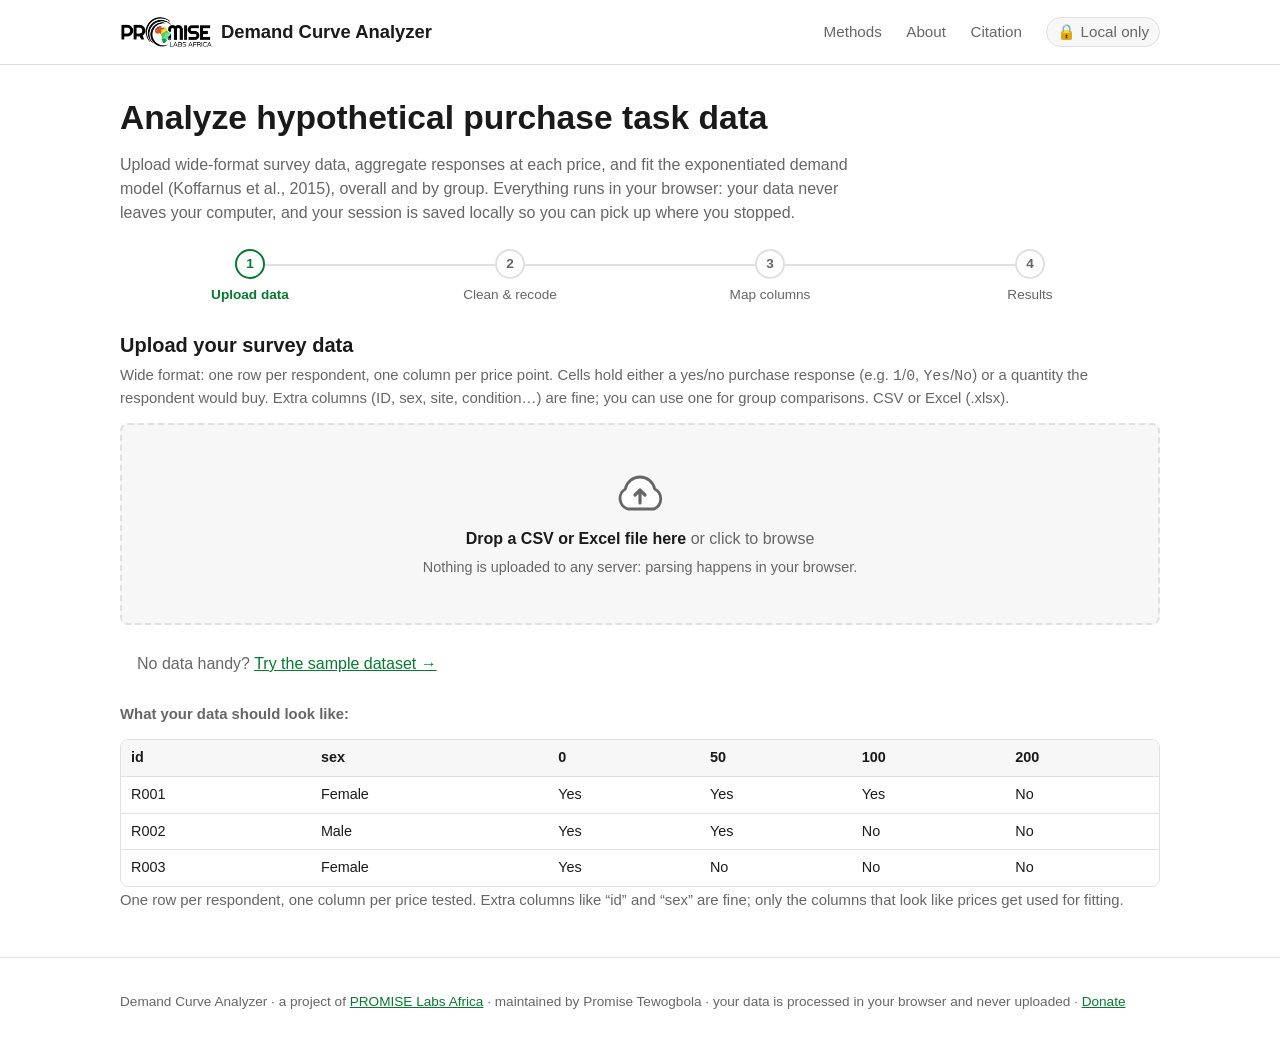
<file: docs/index.html>
<!DOCTYPE html>
<html lang="en">
<head>
<meta charset="utf-8">
<meta name="viewport" content="width=device-width, initial-scale=1">
<title>Demand Curve Analyzer — PROMISE Labs Africa</title>
<meta name="description" content="Upload hypothetical purchase task survey data, aggregate it, and fit exponentiated demand curves (Koffarnus et al., 2015), entirely in your browser.">
<link rel="stylesheet" href="assets/css/style.css?v=3.9">
<link rel="icon" type="image/png" sizes="32x32" href="assets/images/favicon-32.png">
<link rel="icon" type="image/png" sizes="192x192" href="assets/images/favicon-192.png">
<link rel="apple-touch-icon" href="assets/images/apple-touch-icon.png">
</head>
<body>

<header class="site-header">
  <div class="wrap">
    <a class="brand" href="./">
      <img src="assets/images/promise-labs-header.png" alt="PROMISE Labs Africa" class="brand-logo">
      <span>Demand Curve Analyzer</span>
    </a>
    <button class="nav-toggle" id="nav-toggle" type="button" aria-expanded="false" aria-controls="site-nav" aria-label="Toggle menu">
      <span></span><span></span><span></span>
    </button>
    <nav id="site-nav">
      <a href="methods.html">Methods</a>
      <a href="about.html">About</a>
      <a href="citation.html">Citation</a>
      <a class="privacy-badge" href="methods.html#privacy" title="Nothing you upload is transmitted or stored on any server; parsing happens entirely in your browser.">🔒 Local only</a>
    </nav>
  </div>
</header>

<main>
  <div class="wrap">
    <div class="hero">
      <h1>Analyze hypothetical purchase task data</h1>
      <p class="lede">
        Upload wide-format survey data, aggregate responses at each price, and fit
        the exponentiated demand model (Koffarnus et&nbsp;al., 2015), overall and
        by group. Everything runs in your browser: your data never leaves your
        computer, and your session is saved locally so you can pick up where you
        stopped.
      </p>
    </div>

    <div id="resume-banner" class="banner" style="display:none;">
      <span id="resume-text"></span>
      <span class="actions">
        <button id="resume-btn" class="primary">Resume session</button>
        <button id="discard-btn">Start fresh</button>
      </span>
    </div>

    <div class="stepper" id="stepper">
      <span class="step-item" data-step="1"><span class="step-circle"><span class="num">1</span></span><span class="step-label">Upload data</span></span>
      <span class="step-item" data-step="2"><span class="step-circle"><span class="num">2</span></span><span class="step-label">Clean &amp; recode</span></span>
      <span class="step-item" data-step="3"><span class="step-circle"><span class="num">3</span></span><span class="step-label">Map columns</span></span>
      <span class="step-item" data-step="4"><span class="step-circle"><span class="num">4</span></span><span class="step-label">Results</span></span>
    </div>

    <!-- STEP 1 -->
    <section class="step" id="step-1">
      <h2>Upload your survey data</h2>
      <p class="hint">
        Wide format: one row per respondent, one column per price point. Cells hold
        either a yes/no purchase response (e.g. <code>1</code>/<code>0</code>,
        <code>Yes</code>/<code>No</code>) or a quantity the respondent would buy.
        Extra columns (ID, sex, site, condition…) are fine; you can use one for
        group comparisons. CSV or Excel (.xlsx).
      </p>
      <div class="dropzone" id="dropzone" tabindex="0" role="button"
           aria-label="Upload a CSV or Excel file">
        <svg class="cloud-icon" width="48" height="48" viewBox="0 0 24 24" fill="none" aria-hidden="true">
          <path d="M19.35 10.04A7.49 7.49 0 0 0 12 4a7.49 7.49 0 0 0-7.35 6.04A5.5 5.5 0 0 0 6 20h13a5.5 5.5 0 0 0 .35-9.96z"
                fill="#fff" stroke="currentColor" stroke-width="1.4" stroke-linejoin="round"/>
          <path d="M12 17V10.5M12 10.5l-2.5 2.5M12 10.5l2.5 2.5"
                stroke="currentColor" stroke-width="1.6" stroke-linecap="round" stroke-linejoin="round"/>
        </svg>
        <div><strong>Drop a CSV or Excel file here</strong> or click to browse</div>
        <div class="sub">Nothing is uploaded to any server: parsing happens in your browser.</div>
      </div>
      <input type="file" id="file-input" accept=".csv,.tsv,.txt,.xlsx,.xls" style="display:none;">
      <div class="btn-row">
        <button id="sample-btn" class="quiet">No data handy? <span class="link-text">Try the sample dataset →</span></button>
      </div>

      <p class="hint"><strong>What your data should look like:</strong></p>
      <div class="table-scroll">
        <table>
          <thead><tr><th>id</th><th>sex</th><th>0</th><th>50</th><th>100</th><th>200</th></tr></thead>
          <tbody>
            <tr><td>R001</td><td>Female</td><td>Yes</td><td>Yes</td><td>Yes</td><td>No</td></tr>
            <tr><td>R002</td><td>Male</td><td>Yes</td><td>Yes</td><td>No</td><td>No</td></tr>
            <tr><td>R003</td><td>Female</td><td>Yes</td><td>No</td><td>No</td><td>No</td></tr>
          </tbody>
        </table>
      </div>
      <p class="hint">One row per respondent, one column per price tested. Extra columns like “id” and “sex” are fine; only the columns that look like prices get used for fitting.</p>

      <div id="upload-error" class="banner warn" style="display:none;"></div>
    </section>

    <!-- STEP 2: CLEAN & RECODE (optional) -->
    <section class="step" id="step-2">
      <h2>Clean &amp; recode <span class="note" style="font-weight:400;">(optional)</span></h2>
      <p class="hint">
        Build new grouping variables or exclude rows. Your uploaded values are never
        modified: your recodes are applied on top of them and saved with your session.
        Blank cells in price columns are already treated as missing automatically.
      </p>

      <div class="clean-grid">
        <div class="clean-card">
          <h3>New grouping variable</h3>
          <p class="hint">
            Create a new column by recoding an existing one: collapse categories
            (sites into regions) or bin numbers into ranges (age into age groups). The
            original column is kept; the new one appears as a grouping option in the
            next step.
          </p>
          <div id="derived-list"></div>
          <div class="field">
            <label for="derive-src">Source column</label>
            <select id="derive-src"></select>
          </div>
          <div class="field">
            <label for="derive-name">New column name</label>
            <input type="text" id="derive-name" placeholder="e.g. region">
          </div>
          <hr class="field-divider">
          <div id="derive-rules"></div>
          <div class="btn-row">
            <button id="derive-add">Add column</button>
          </div>
        </div>

        <div class="clean-card">
          <h3>Combine two experimental-group column sets</h3>
          <p class="hint">
            If you ran an experiment where two groups answered the same purchase-task
            questions, but your survey tool (e.g. Google Forms with branching) gave
            each group its own copy of those questions, your spreadsheet will have
            two separate sets of price columns — one filled in for respondents in
            Group A, the other for Group B, with the unused set blank for each
            person. This tool merges those two sets of columns into a single set of
            price columns, and adds one new column recording which group each
            respondent was in.
          </p>
          <p class="hint">
            List each group's columns below in the order the price points were
            actually asked in your survey — line 1 across all three lists (Group A,
            Group B, and the new column names) should refer to the same price
            point: the version Group A saw, the version Group B saw, and what to
            call it once merged. Each respondent is placed in whichever group they
            actually answered. Your original columns are left untouched.
          </p>
          <div id="combine-summary"></div>
          <div id="combine-form">
            <div class="field">
              <label for="combine-a-cols">Group A's columns <span class="note">(one per line, in order)</span></label>
              <textarea id="combine-a-cols" rows="4" placeholder="P5_A&#10;P25_A&#10;P65_A"></textarea>
            </div>
            <div class="field">
              <label for="combine-a-label">Group A label</label>
              <input type="text" id="combine-a-label" placeholder="e.g. Control">
            </div>
            <hr class="field-divider">
            <div class="field">
              <label for="combine-b-cols">Group B's columns <span class="note">(one per line, matching order)</span></label>
              <textarea id="combine-b-cols" rows="4" placeholder="P5_B&#10;P25_B&#10;P65_B"></textarea>
            </div>
            <div class="field">
              <label for="combine-b-label">Group B label</label>
              <input type="text" id="combine-b-label" placeholder="e.g. Treatment">
            </div>
            <hr class="field-divider">
            <div class="field">
              <label for="combine-new-names">New column names <span class="note">(one per line, matching order)</span></label>
              <textarea id="combine-new-names" rows="4" placeholder="P5&#10;P25&#10;P65"></textarea>
            </div>
            <div class="field">
              <label for="combine-group-name">New grouping column name</label>
              <input type="text" id="combine-group-name" placeholder="e.g. Condition">
            </div>
            <p class="warn-list" id="combine-error"></p>
            <div class="btn-row">
              <button id="combine-add">Combine columns</button>
            </div>
          </div>
        </div>

        <div class="clean-card">
          <h3>Exclude rows</h3>
          <p class="hint">Drop respondents from all analyses by a column value (e.g. a failed attention check).</p>
          <div class="field">
            <label for="filter-col">Column</label>
            <select id="filter-col"></select>
          </div>
          <div id="filter-values" class="filter-values"></div>
          <p class="hint" id="filter-summary"></p>
        </div>
      </div>

      <p class="banner" id="sample-summary"></p>

      <div class="btn-row">
        <button id="back-clean">← Back to upload</button>
        <button id="dl-clean">Download cleaned CSV</button>
        <span class="spacer"></span>
        <button id="to-map" class="primary">Continue to mapping →</button>
      </div>
    </section>

    <!-- STEP 3: MAP -->
    <section class="step" id="step-3">
      <h2>Map your columns</h2>
      <p class="hint" id="map-summary"></p>

      <div class="clean-grid">
        <div class="clean-card">
          <div class="field">
            <label>What do the cells contain?</label>
            <div class="radio-row">
              <label><input type="radio" name="mode" value="binary" checked>
                <span>Yes/no purchase responses
                  <span class="note">Aggregated as the % of respondents purchasing at each price</span>
                </span>
              </label>
              <label><input type="radio" name="mode" value="quantity">
                <span>Quantities / units purchased
                  <span class="note">Aggregated as mean consumption at each price</span>
                </span>
              </label>
            </div>
          </div>
        </div>

        <div class="clean-card">
          <div class="field">
            <label for="group-select">Group comparison column <span class="note">(optional)</span></label>
            <select id="group-select"></select>
            <span class="note">Fits a separate curve for each group, alongside the overall (“All”) curve.</span>
          </div>
        </div>
      </div>

      <h3>Columns</h3>
      <p class="hint">Price columns were auto-detected from the headers; check the assigned
        price values and fix any that are wrong.</p>
      <div class="table-scroll" id="mapping-table"></div>

      <h3>Data preview</h3>
      <div class="table-scroll" id="preview-table"></div>

      <div id="map-warnings" class="warn-list"></div>

      <div class="btn-row">
        <button id="back-1">← Clean &amp; recode</button>
        <span class="spacer"></span>
        <button id="to-results" class="primary">Aggregate &amp; fit →</button>
      </div>
    </section>

    <!-- STEP 4: RESULTS -->
    <section class="step" id="step-4">
      <h2>Results</h2>

      <details class="advanced" id="settings-details">
        <summary>⚙ Analysis settings</summary>
        <div class="inner controls-grid">
          <div class="field">
            <label for="currency-input">Currency symbol</label>
            <input type="text" id="currency-input" value="₦" maxlength="6">
          </div>
          <div class="field">
            <label for="k-input">k (span constant)</label>
            <input type="number" id="k-input" value="2" step="0.1" min="0.1">
            <span class="note">Applies to every curve. The default of 2 means demand can fall to about 1% of Q₀ at very high prices.</span>
          </div>
          <div class="field">
            <label for="zero-mode">Free (price-0) responses</label>
            <select id="zero-mode">
              <option value="exclude">Exclude from fit (default)</option>
              <option value="include">Include as a data point</option>
              <option value="fix">Fix Q₀ at observed price-0 demand</option>
            </select>
            <span class="note">Applies when the data has a free (price-0) condition.</span>
          </div>
        </div>
      </details>

      <div class="controls-box">
        <div class="controls-head">
          <span class="controls-title">View options</span>
          <span class="saved-note" id="saved-note"></span>
        </div>
        <div class="controls-grid">
          <div class="field">
            <label for="show-groups">Curves shown</label>
            <select id="show-groups">
              <option value="all+groups">All + groups</option>
              <option value="all">All respondents only</option>
              <option value="groups">Groups only</option>
            </select>
          </div>
          <div class="field">
            <label>Chart reference lines</label>
            <div class="radio-row">
              <label class="check-label"><input type="checkbox" id="show-p50-lines" checked> Show P₅₀</label>
              <label class="check-label"><input type="checkbox" id="show-pmax-lines" checked> Show P<sub>max</sub></label>
            </div>
          </div>
          <div class="field" id="group-toggle-field" style="display:none;">
            <label>Groups shown</label>
            <div id="group-toggles" class="filter-values"></div>
            <span class="note">Hides a group from the charts only; its respondents still count in “All” and the tables.</span>
          </div>
        </div>
      </div>

      <div id="agg-warnings" class="warn-list"></div>

      <div class="result-cards" id="result-cards"></div>
      <p class="hint" id="params-hint"></p>

      <div id="compare-table-wrap" style="display:none;">
        <h3>Group comparison</h3>
        <p class="hint">The same indices as the cards above, side by side for comparison.</p>
        <div class="table-scroll" id="compare-table"></div>
      </div>

      <details class="advanced" id="boot-details" style="display:none;">
        <summary>Test whether two groups differ</summary>
        <div class="inner">
          <p class="hint">
            Are two groups really different, or could the gap come from which
            respondents happened to be surveyed? This re-runs your analysis
            thousands of times on random re-draws of your respondents and shows
            how much the difference moves from one re-draw to the next.
          </p>
          <div class="controls-grid">
            <div class="field">
              <label for="boot-a">Group A</label>
              <select id="boot-a"></select>
            </div>
            <div class="field">
              <label for="boot-b">Group B</label>
              <select id="boot-b"></select>
            </div>
            <div class="field">
              <label for="boot-measure">Compare them on</label>
              <select id="boot-measure"></select>
            </div>
          </div>
          <div class="field" style="margin-top:14px;">
            <label>Were respondents randomly assigned to these groups?</label>
            <div class="radio-row">
              <label><input type="radio" name="boot-random" value="no" checked>
                <span>No, or not sure
                  <span class="note">The groups were observed, not assigned (e.g. gender, income, site)</span>
                </span>
              </label>
              <label><input type="radio" name="boot-random" value="yes">
                <span>Yes
                  <span class="note">An experiment with random assignment</span>
                </span>
              </label>
            </div>
          </div>
          <div class="field boot-seed">
            <label for="boot-seed">Random seed</label>
            <input type="number" id="boot-seed" min="1" step="1">
            <span class="note">Using the same seed repeats the same result. Change it to check the result is stable.</span>
          </div>
          <p class="note" id="boot-multi-note" style="display:none;">
            This compares one pair of groups. If you run several comparisons,
            some will look significant by chance alone.
          </p>
          <div class="btn-row">
            <button id="boot-run" class="primary">Run test</button>
            <button id="boot-cancel" style="display:none;">Cancel</button>
            <span class="note" id="boot-status"></span>
          </div>
          <progress id="boot-progress" max="100" value="0" style="display:none;"></progress>
          <div id="boot-result"></div>
        </div>
      </details>

      <div id="chart"></div>
      <div class="btn-row">
        <button id="dl-png">Download chart PNG</button>
      </div>

      <details class="advanced" id="revenue-details" style="display:none;">
        <summary>Show revenue curve</summary>
        <div class="inner">
          <p class="hint" id="revenue-hint"></p>
          <div id="revenue-chart"></div>
          <div class="btn-row">
            <button id="dl-revenue-png">Download revenue curve PNG</button>
          </div>
        </div>
      </details>

      <div id="individual-section">
        <h3>Individual responses</h3>
        <p class="hint" id="indiv-hint"></p>
        <div id="raster-wrap"><canvas id="raster"></canvas></div>
        <div id="bp-dist" style="display:none;"></div>
        <div class="btn-row">
          <button id="dl-raster">Download raster PNG</button>
          <button id="dl-dist" style="display:none;">Download distribution PNG</button>
        </div>
      </div>

      <div id="breakpoint-section" style="display:none;">
        <h3>Individual breakpoints</h3>
        <p class="hint">
          Per-respondent breakpoints for yes/no data: patterns with more than two
          No-to-Yes reversals across ascending prices are classified as
          nonsystematic and excluded; for eligible respondents the breakpoint is
          the geometric mean of the last “Yes” price and the first “No” price
          that follows it. See <a href="methods.html">Methods</a>.
        </p>
        <div class="table-scroll" id="breakpoint-table"></div>
        <div class="btn-row">
          <button id="dl-breakpoints">Download individual breakpoints CSV</button>
        </div>
      </div>

      <h3>Aggregated data</h3>
      <p class="hint">The aggregated values the curves are fitted to, at each price.</p>
      <div class="table-scroll" id="agg-table"></div>

      <details class="advanced" id="export-details">
        <summary>⬇ Export results</summary>
        <div class="inner">
          <p class="hint">Figures</p>
          <div class="btn-row">
            <button id="export-png">Demand curve (.png)</button>
            <button id="export-revenue-png">Revenue curve (.png)</button>
            <button id="export-raster">Individual-response raster (.png)</button>
            <button id="export-dist">Breakpoint distribution (.png)</button>
          </div>
          <p class="hint">Data</p>
          <div class="btn-row">
            <button id="export-results">Model parameters (.csv)</button>
            <button id="export-agg">Aggregated demand (.csv)</button>
            <button id="export-breakpoints">Individual breakpoints (.csv)</button>
          </div>
        </div>
      </details>

      <div class="btn-row">
        <button id="back-2">← Back to mapping</button>
        <button id="dl-agg">Download aggregated CSV</button>
        <button id="dl-results">Download parameters CSV</button>
        <span class="spacer"></span>
        <button id="start-over" class="quiet">Start over (clears saved session)</button>
      </div>
    </section>

  </div>
</main>

<footer class="site-footer">
  <div class="wrap">
    <p>Demand Curve Analyzer &middot; a project of
      <a href="https://promiselabs.africa/" target="_blank" rel="noopener">PROMISE Labs Africa</a>
      &middot; maintained by Promise Tewogbola &middot; your data is processed in your browser and never uploaded
      &middot; <a href="https://givebutter.com/9jm8ui" target="_blank" rel="noopener">Donate</a></p>
  </div>
</footer>

<script src="assets/js/vendor/papaparse.min.js?v=1.1"></script>
<script src="assets/js/vendor/xlsx.full.min.js?v=1.1"></script>
<script src="assets/js/vendor/plotly.min.js?v=1.1"></script>
<script src="assets/js/model.js?v=3.3"></script>
<script src="assets/js/sample.js?v=1.1"></script>
<script src="assets/js/app.js?v=4.9"></script>
<script src="assets/js/nav.js?v=1.5"></script>
</body>
</html>
</file>
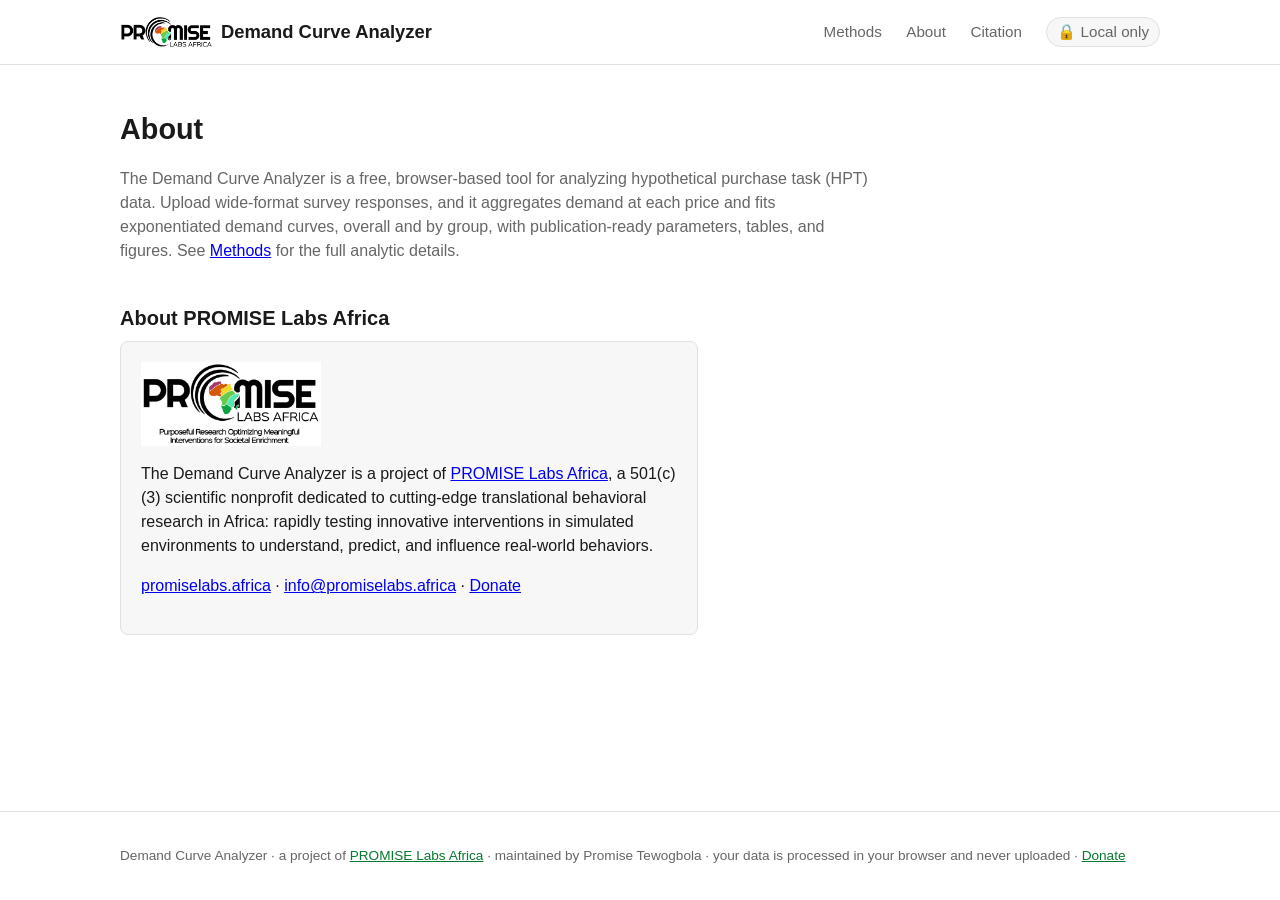
<file: docs/about.html>
<!DOCTYPE html>
<html lang="en">
<head>
<meta charset="utf-8">
<meta name="viewport" content="width=device-width, initial-scale=1">
<title>About · Demand Curve Analyzer — PROMISE Labs Africa</title>
<meta name="description" content="About the Demand Curve Analyzer and PROMISE Labs Africa.">
<link rel="stylesheet" href="assets/css/style.css?v=3.9">
<link rel="icon" type="image/png" sizes="32x32" href="assets/images/favicon-32.png">
<link rel="icon" type="image/png" sizes="192x192" href="assets/images/favicon-192.png">
<link rel="apple-touch-icon" href="assets/images/apple-touch-icon.png">
</head>
<body>

<header class="site-header">
  <div class="wrap">
    <a class="brand" href="./">
      <img src="assets/images/promise-labs-header.png" alt="PROMISE Labs Africa" class="brand-logo">
      <span>Demand Curve Analyzer</span>
    </a>
    <button class="nav-toggle" id="nav-toggle" type="button" aria-expanded="false" aria-controls="site-nav" aria-label="Toggle menu">
      <span></span><span></span><span></span>
    </button>
    <nav id="site-nav">
      <a href="methods.html">Methods</a>
      <a href="about.html">About</a>
      <a href="citation.html">Citation</a>
      <a class="privacy-badge" href="methods.html#privacy" title="Nothing you upload is transmitted or stored on any server; parsing happens entirely in your browser.">🔒 Local only</a>
    </nav>
  </div>
</header>

<main>
  <div class="wrap">
    <h1>About</h1>
    <p class="lede">
      The Demand Curve Analyzer is a free, browser-based tool for analyzing
      hypothetical purchase task (HPT) data. Upload wide-format survey
      responses, and it aggregates demand at each price and fits exponentiated
      demand curves, overall and by group, with publication-ready parameters,
      tables, and figures. See <a href="methods.html">Methods</a> for the full
      analytic details.
    </p>

    <h2>About PROMISE Labs Africa</h2>
    <div class="org-card">
      <img src="assets/images/promise-labs-full.png" alt="PROMISE Labs Africa logo" class="org-logo">
      <p>
        The Demand Curve Analyzer is a project of
        <a href="https://promiselabs.africa/" target="_blank" rel="noopener">PROMISE Labs Africa</a>,
        a 501(c)(3) scientific nonprofit dedicated to cutting-edge translational behavioral
        research in Africa: rapidly testing innovative interventions in simulated
        environments to understand, predict, and influence real-world behaviors.
      </p>
      <p>
        <a href="https://promiselabs.africa/" target="_blank" rel="noopener">promiselabs.africa</a> &middot;
        <a href="mailto:info@promiselabs.africa">info@promiselabs.africa</a> &middot;
        <a href="https://givebutter.com/9jm8ui" target="_blank" rel="noopener">Donate</a>
      </p>
    </div>
  </div>
</main>

<footer class="site-footer">
  <div class="wrap">
    <p>Demand Curve Analyzer &middot; a project of
      <a href="https://promiselabs.africa/" target="_blank" rel="noopener">PROMISE Labs Africa</a>
      &middot; maintained by Promise Tewogbola &middot; your data is processed in your browser and never uploaded
      &middot; <a href="https://givebutter.com/9jm8ui" target="_blank" rel="noopener">Donate</a></p>
  </div>
</footer>

<script src="assets/js/nav.js?v=1.5"></script>
</body>
</html>
</file>
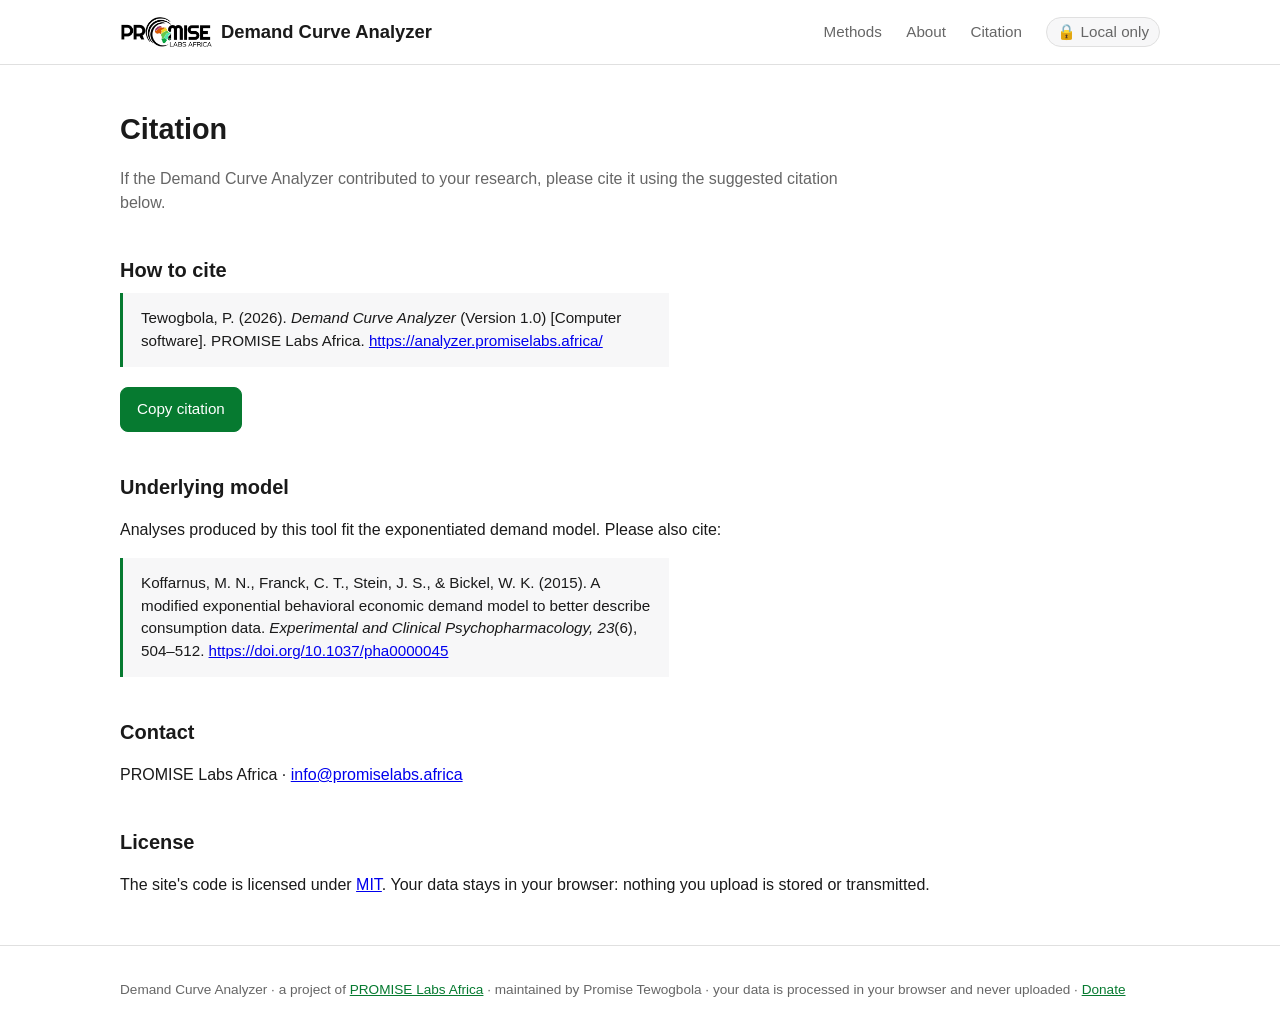
<file: docs/citation.html>
<!DOCTYPE html>
<html lang="en">
<head>
<meta charset="utf-8">
<meta name="viewport" content="width=device-width, initial-scale=1">
<title>Citation · Demand Curve Analyzer — PROMISE Labs Africa</title>
<meta name="description" content="How to cite the Demand Curve Analyzer, a project of PROMISE Labs Africa.">
<link rel="stylesheet" href="assets/css/style.css?v=3.9">
<link rel="icon" type="image/png" sizes="32x32" href="assets/images/favicon-32.png">
<link rel="icon" type="image/png" sizes="192x192" href="assets/images/favicon-192.png">
<link rel="apple-touch-icon" href="assets/images/apple-touch-icon.png">
</head>
<body>

<header class="site-header">
  <div class="wrap">
    <a class="brand" href="./">
      <img src="assets/images/promise-labs-header.png" alt="PROMISE Labs Africa" class="brand-logo">
      <span>Demand Curve Analyzer</span>
    </a>
    <button class="nav-toggle" id="nav-toggle" type="button" aria-expanded="false" aria-controls="site-nav" aria-label="Toggle menu">
      <span></span><span></span><span></span>
    </button>
    <nav id="site-nav">
      <a href="methods.html">Methods</a>
      <a href="about.html">About</a>
      <a href="citation.html">Citation</a>
      <a class="privacy-badge" href="methods.html#privacy" title="Nothing you upload is transmitted or stored on any server; parsing happens entirely in your browser.">🔒 Local only</a>
    </nav>
  </div>
</header>

<main>
  <div class="wrap">
    <h1>Citation</h1>
    <p class="lede">
      If the Demand Curve Analyzer contributed to your research, please cite it
      using the suggested citation below.
    </p>

    <h2>How to cite</h2>
    <blockquote class="citation-block" id="citation-text">
      Tewogbola, P. (2026). <em>Demand Curve Analyzer</em> (Version 1.0)
      [Computer software]. PROMISE Labs Africa.
      <a href="https://analyzer.promiselabs.africa/">https://analyzer.promiselabs.africa/</a>
    </blockquote>
    <button id="copy-citation" class="cta" type="button">Copy citation</button>
    <span id="copy-feedback" class="copy-feedback"></span>

    <h2>Underlying model</h2>
    <p>
      Analyses produced by this tool fit the exponentiated demand model. Please
      also cite:
    </p>
    <blockquote class="citation-block">
      Koffarnus, M. N., Franck, C. T., Stein, J. S., &amp; Bickel, W. K. (2015).
      A modified exponential behavioral economic demand model to better describe
      consumption data. <em>Experimental and Clinical Psychopharmacology, 23</em>(6),
      504–512. <a href="https://doi.org/10.1037/pha0000045" target="_blank" rel="noopener">https://doi.org/10.1037/pha0000045</a>
    </blockquote>

    <h2>Contact</h2>
    <p>PROMISE Labs Africa &middot; <a href="mailto:info@promiselabs.africa">info@promiselabs.africa</a></p>

    <h2>License</h2>
    <p>
      The site's code is licensed under
      <a href="https://opensource.org/license/mit" target="_blank" rel="noopener">MIT</a>.
      Your data stays in your browser: nothing you upload is stored or transmitted.
    </p>
  </div>
</main>

<footer class="site-footer">
  <div class="wrap">
    <p>Demand Curve Analyzer &middot; a project of
      <a href="https://promiselabs.africa/" target="_blank" rel="noopener">PROMISE Labs Africa</a>
      &middot; maintained by Promise Tewogbola &middot; your data is processed in your browser and never uploaded
      &middot; <a href="https://givebutter.com/9jm8ui" target="_blank" rel="noopener">Donate</a></p>
  </div>
</footer>

<script>
(function () {
  var copyBtn = document.getElementById("copy-citation");
  var feedback = document.getElementById("copy-feedback");
  if (!copyBtn) return;

  copyBtn.addEventListener("click", function () {
    var citationEl = document.getElementById("citation-text");
    var text = citationEl.textContent.replace(/\s+/g, " ").trim();

    function showFeedback(message) {
      if (!feedback) return;
      feedback.textContent = message;
      setTimeout(function () { feedback.textContent = ""; }, 2500);
    }

    function selectFallback() {
      var range = document.createRange();
      range.selectNodeContents(citationEl);
      var selection = window.getSelection();
      selection.removeAllRanges();
      selection.addRange(range);
      showFeedback("Couldn't auto-copy: text selected, press Ctrl/Cmd+C");
    }

    if (navigator.clipboard && navigator.clipboard.writeText) {
      navigator.clipboard.writeText(text).then(function () {
        showFeedback("Copied ✓");
      }, selectFallback);
    } else {
      selectFallback();
    }
  });
})();
</script>
<script src="assets/js/nav.js?v=1.5"></script>
</body>
</html>
</file>
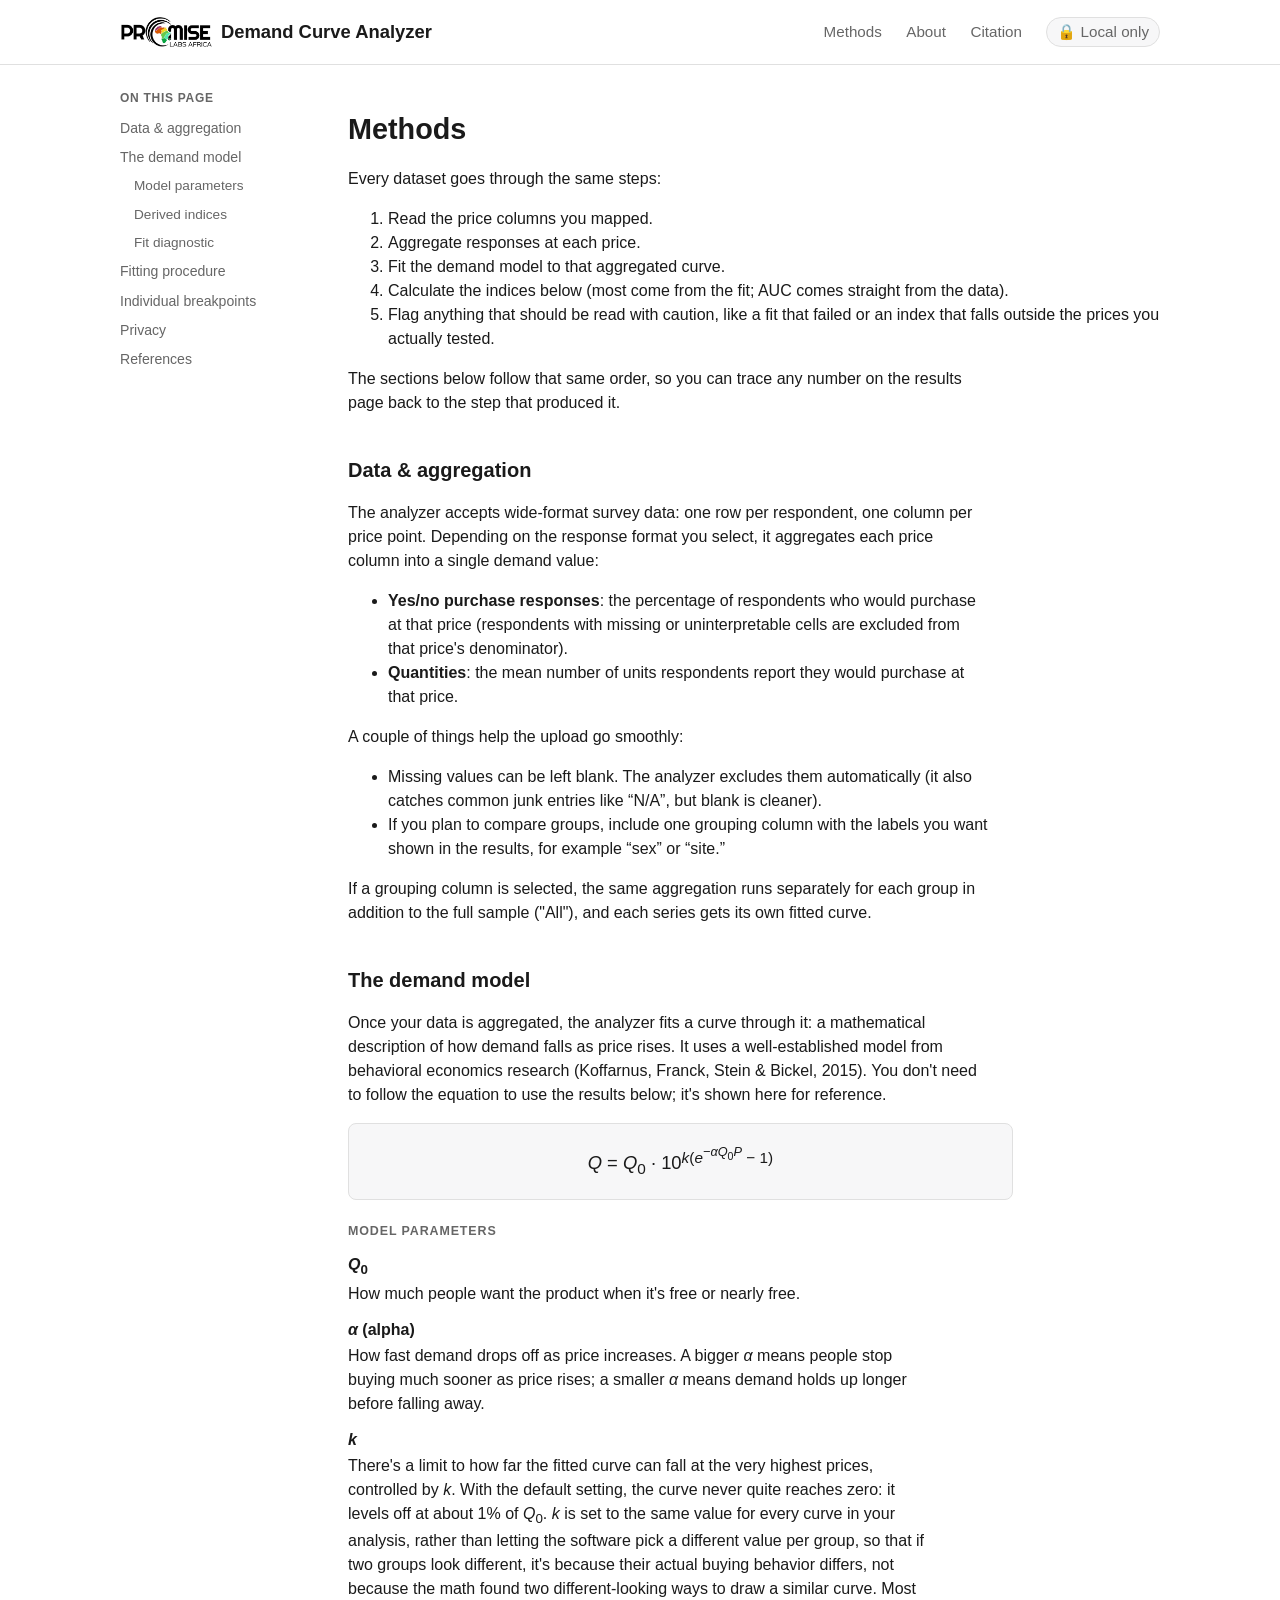
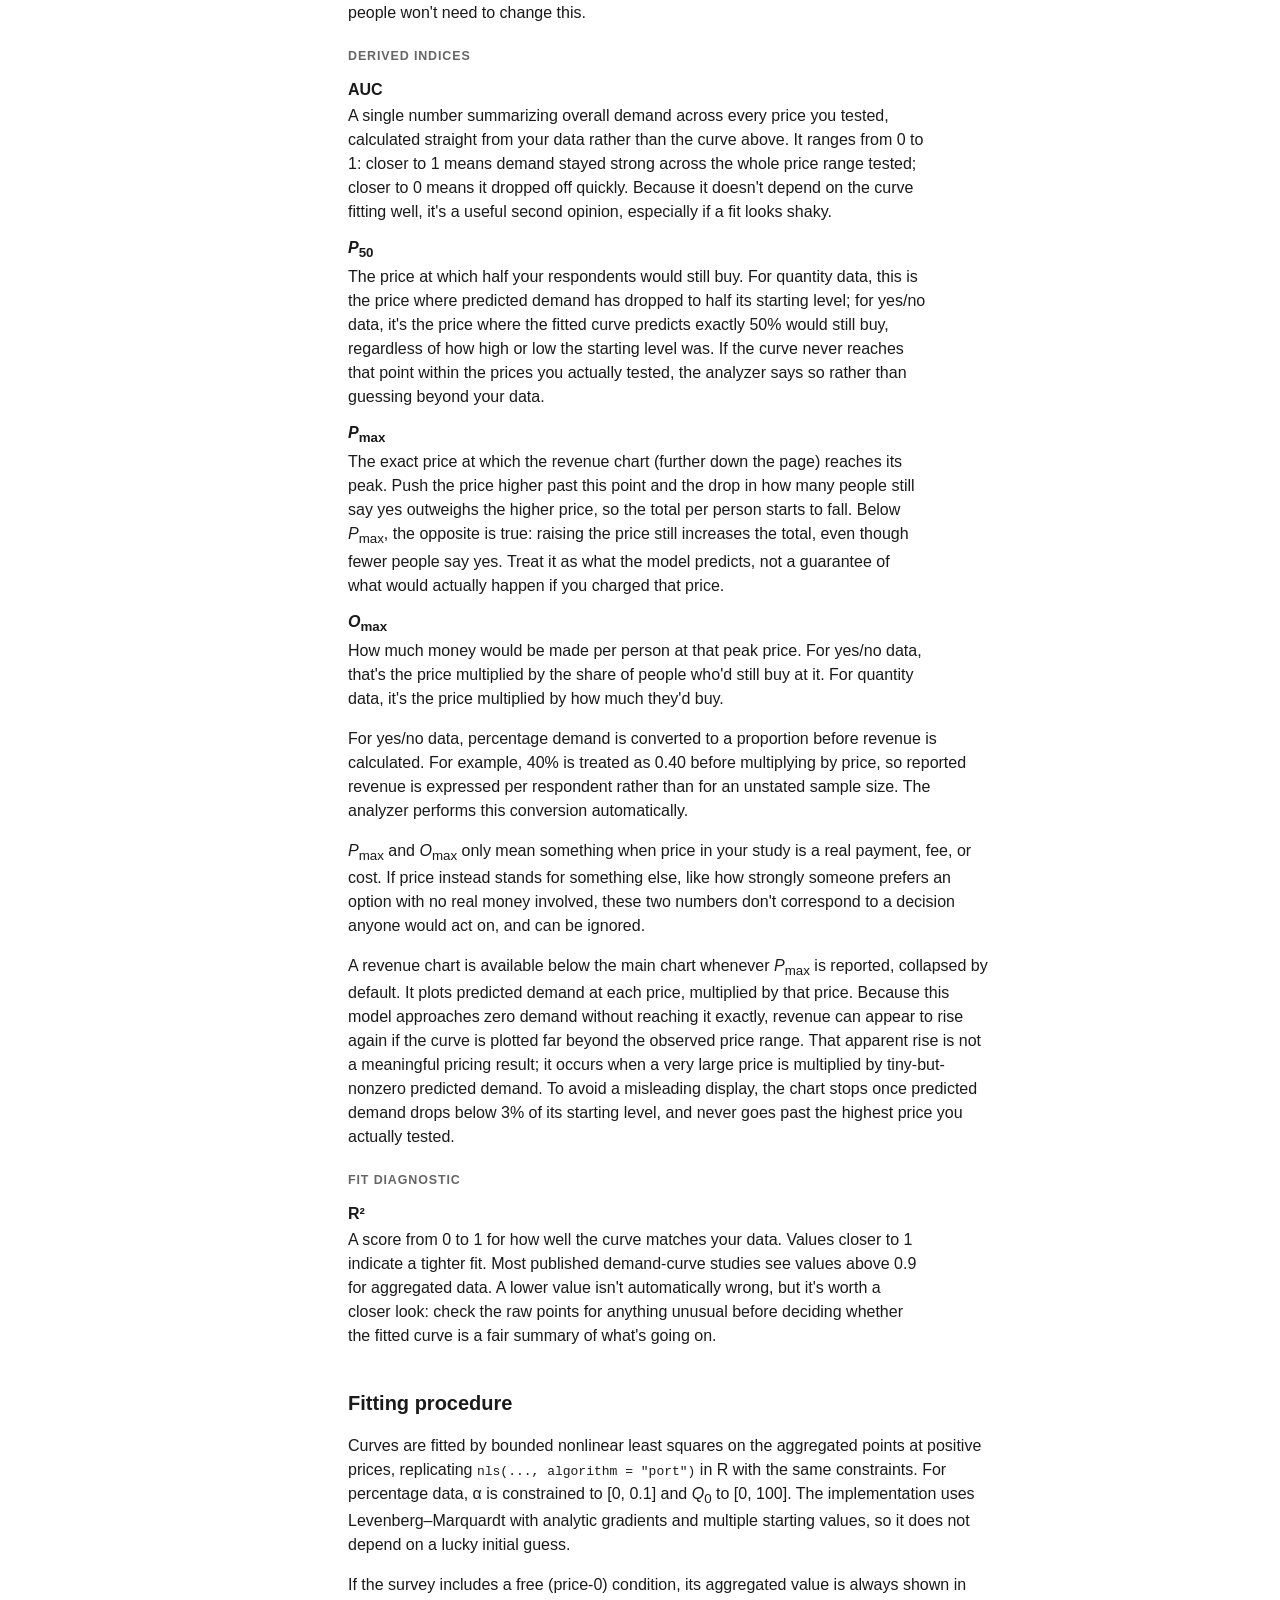
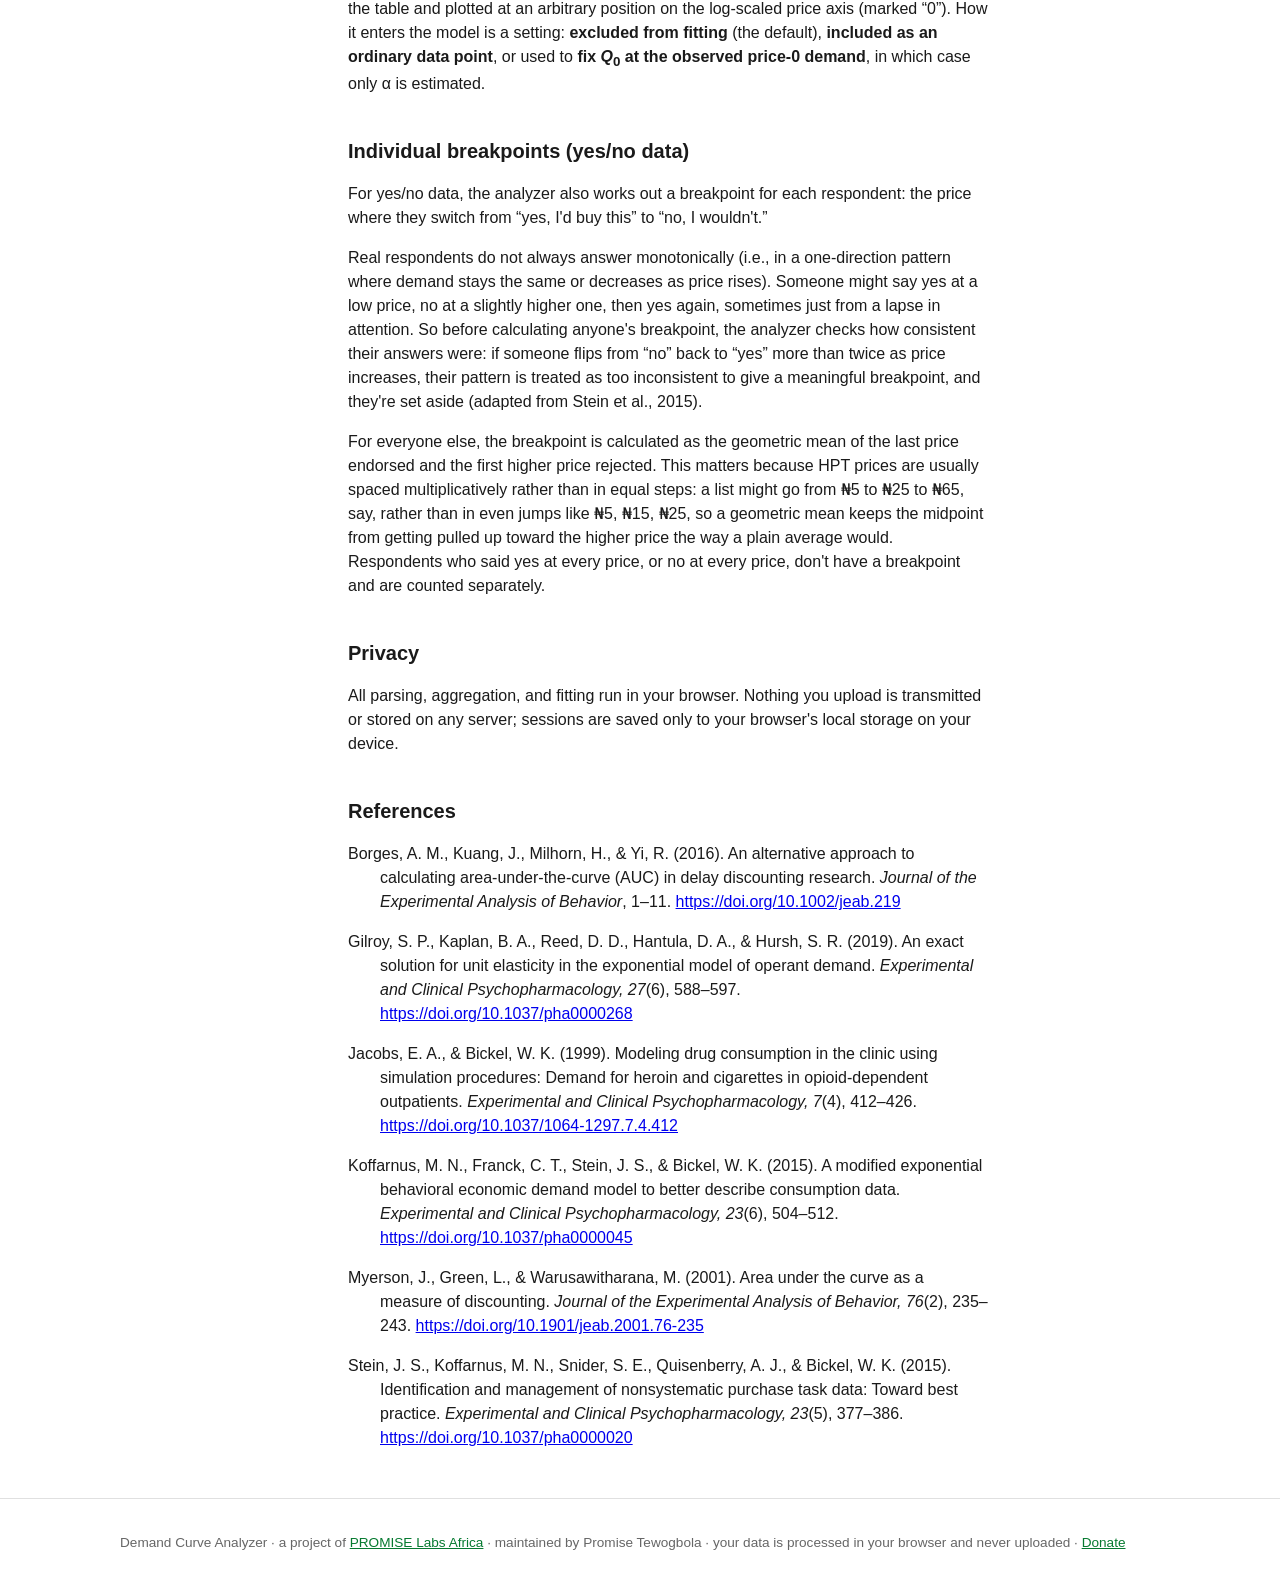
<file: docs/methods.html>
<!DOCTYPE html>
<html lang="en">
<head>
<meta charset="utf-8">
<meta name="viewport" content="width=device-width, initial-scale=1">
<title>Methods · Demand Curve Analyzer — PROMISE Labs Africa</title>
<meta name="description" content="How the Demand Curve Analyzer aggregates survey data and fits the exponentiated demand model (Koffarnus et al., 2015).">
<link rel="stylesheet" href="assets/css/style.css?v=3.9">
<link rel="icon" type="image/png" sizes="32x32" href="assets/images/favicon-32.png">
<link rel="icon" type="image/png" sizes="192x192" href="assets/images/favicon-192.png">
<link rel="apple-touch-icon" href="assets/images/apple-touch-icon.png">
</head>
<body>

<header class="site-header">
  <div class="wrap">
    <a class="brand" href="./">
      <img src="assets/images/promise-labs-header.png" alt="PROMISE Labs Africa" class="brand-logo">
      <span>Demand Curve Analyzer</span>
    </a>
    <button class="nav-toggle" id="nav-toggle" type="button" aria-expanded="false" aria-controls="site-nav" aria-label="Toggle menu">
      <span></span><span></span><span></span>
    </button>
    <nav id="site-nav">
      <a href="methods.html">Methods</a>
      <a href="about.html">About</a>
      <a href="citation.html">Citation</a>
      <a class="privacy-badge" href="methods.html#privacy" title="Nothing you upload is transmitted or stored on any server; parsing happens entirely in your browser.">🔒 Local only</a>
    </nav>
  </div>
</header>

<main class="page-methods">
  <div class="wrap methods-layout">
    <nav class="toc" aria-label="Table of contents">
      <strong>On this page</strong>
      <a href="#data-aggregation">Data &amp; aggregation</a>
      <a href="#demand-model">The demand model</a>
      <a href="#model-parameters" class="toc-sub">Model parameters</a>
      <a href="#derived-indices" class="toc-sub">Derived indices</a>
      <a href="#fit-diagnostic" class="toc-sub">Fit diagnostic</a>
      <a href="#fitting-procedure">Fitting procedure</a>
      <a href="#individual-breakpoints">Individual breakpoints</a>
      <a href="#privacy">Privacy</a>
      <a href="#references">References</a>
    </nav>
    <div class="methods-body">
    <h1>Methods</h1>
    <p>
      Every dataset goes through the same steps:
    </p>
    <ol>
      <li>Read the price columns you mapped.</li>
      <li>Aggregate responses at each price.</li>
      <li>Fit the demand model to that aggregated curve.</li>
      <li>Calculate the indices below (most come from the fit; AUC comes
        straight from the data).</li>
      <li>Flag anything that should be read with caution, like a fit that
        failed or an index that falls outside the prices you actually
        tested.</li>
    </ol>
    <p>
      The sections below follow that same order, so you can trace any number
      on the results page back to the step that produced it.
    </p>

    <h2 id="data-aggregation">Data &amp; aggregation</h2>
    <p>
      The analyzer accepts wide-format survey data: one row per respondent, one
      column per price point. Depending on the response format you select, it
      aggregates each price column into a single demand value:
    </p>
    <ul>
      <li><strong>Yes/no purchase responses</strong>: the percentage of
        respondents who would purchase at that price (respondents with missing
        or uninterpretable cells are excluded from that price's denominator).</li>
      <li><strong>Quantities</strong>: the mean number of units respondents
        report they would purchase at that price.</li>
    </ul>
    <p>
      A couple of things help the upload go smoothly:
    </p>
    <ul>
      <li>Missing values can be left blank. The analyzer excludes them
        automatically (it also catches common junk entries like “N/A”, but
        blank is cleaner).</li>
      <li>If you plan to compare groups, include one grouping column with the
        labels you want shown in the results, for example “sex” or “site.”</li>
    </ul>
    <p>
      If a grouping column is selected, the same aggregation runs separately for
      each group in addition to the full sample ("All"), and each series gets
      its own fitted curve.
    </p>

    <h2 id="demand-model">The demand model</h2>
    <p>
      Once your data is aggregated, the analyzer fits a curve through it: a
      mathematical description of how demand falls as price rises. It uses a
      well-established model from behavioral economics research (Koffarnus,
      Franck, Stein &amp; Bickel, 2015). You don't need to follow the
      equation to use the results below; it's shown here for reference.
    </p>
    <div class="equation">
      <em>Q</em> = <em>Q</em><sub>0</sub> · 10<sup><em>k</em>(<em>e</em><sup>−<em>αQ</em><sub>0</sub><em>P</em></sup> − 1)</sup>
    </div>

    <h3 class="param-group" id="model-parameters">Model parameters</h3>
    <dl class="param-list">
      <dt><em>Q</em><sub>0</sub></dt>
      <dd>How much people want the product when it's free or nearly free.</dd>
      <dt><em>α</em> (alpha)</dt>
      <dd>How fast demand drops off as price increases. A bigger
        <em>α</em> means people stop buying much sooner as price rises; a
        smaller <em>α</em> means demand holds up longer before falling
        away.</dd>
      <dt><em>k</em></dt>
      <dd>There's a limit to how far the fitted curve can fall at the very
        highest prices, controlled by <em>k</em>. With the default setting,
        the curve never quite reaches zero: it levels off at about 1% of
        <em>Q</em><sub>0</sub>. <em>k</em> is set to the same value
        for every curve in your analysis, rather than letting the software
        pick a different value per group, so that if two groups look
        different, it's because their actual buying behavior differs, not
        because the math found two different-looking ways to draw a similar
        curve. Most people won't need to change this.</dd>
    </dl>

    <h3 class="param-group" id="derived-indices">Derived indices</h3>
    <dl class="param-list">
      <dt>AUC</dt>
      <dd>A single number summarizing overall demand across every price you
        tested, calculated straight from your data rather than the curve
        above. It ranges from 0 to 1: closer to 1 means demand stayed strong
        across the whole price range tested; closer to 0 means it dropped
        off quickly. Because it doesn't depend on the curve fitting well,
        it's a useful second opinion, especially if a fit looks shaky.</dd>
      <dt><em>P</em><sub>50</sub></dt>
      <dd>The price at which half your respondents would still buy. For
        quantity data, this is the price where predicted demand has dropped
        to half its starting level; for yes/no data, it's the price where
        the fitted curve predicts exactly 50% would still buy, regardless of
        how high or low the starting level was. If the curve never reaches
        that point within the prices you actually tested, the analyzer says
        so rather than guessing beyond your data.</dd>
      <dt><em>P</em><sub>max</sub></dt>
      <dd>The exact price at which the revenue chart (further down the page)
        reaches its peak. Push the price higher past this point and the drop
        in how many people still say yes outweighs the higher price, so the
        total per person starts to fall. Below <em>P</em><sub>max</sub>, the
        opposite is true: raising the price still increases the total, even
        though fewer people say yes. Treat it as what the model predicts,
        not a guarantee of what would actually happen if you charged that
        price.</dd>
      <dt><em>O</em><sub>max</sub></dt>
      <dd>How much money would be made per person at that peak price. For
        yes/no data, that's the price multiplied by the share of people
        who'd still buy at it. For quantity data, it's the price multiplied
        by how much they'd buy.</dd>
    </dl>
    <p>
      For yes/no data, percentage demand is converted to a proportion before
      revenue is calculated. For example, 40% is treated as 0.40 before
      multiplying by price, so reported revenue is expressed per respondent
      rather than for an unstated sample size. The analyzer performs this
      conversion automatically.
    </p>
    <p>
      <em>P</em><sub>max</sub> and <em>O</em><sub>max</sub> only mean
      something when price in your study is a real payment, fee, or cost.
      If price instead stands for something else, like how strongly someone
      prefers an option with no real money involved, these two numbers
      don't correspond to a decision anyone would act on, and can be
      ignored.
    </p>
    <p>
      A revenue chart is available below the main chart whenever
      <em>P</em><sub>max</sub> is reported, collapsed by default. It plots
      predicted demand at each price, multiplied by that price. Because this
      model approaches zero demand without reaching it exactly, revenue can
      appear to rise again if the curve is plotted far beyond the observed
      price range. That apparent rise is not a meaningful pricing result; it
      occurs when a very large price is multiplied by tiny-but-nonzero
      predicted demand. To avoid a misleading display, the chart stops once
      predicted demand drops below 3% of its starting level, and never goes
      past the highest price you actually tested.
    </p>

    <h3 class="param-group" id="fit-diagnostic">Fit diagnostic</h3>
    <dl class="param-list">
      <dt>R²</dt>
      <dd>A score from 0 to 1 for how well the curve matches your data.
        Values closer to 1 indicate a tighter fit. Most published
        demand-curve studies see values above 0.9 for aggregated data. A
        lower value isn't automatically wrong, but it's worth a closer look:
        check the raw points for anything unusual before deciding whether
        the fitted curve is a fair summary of what's going on.</dd>
    </dl>

    <h2 id="fitting-procedure">Fitting procedure</h2>
    <p>
      Curves are fitted by bounded nonlinear least squares on the aggregated
      points at positive prices, replicating
      <code>nls(..., algorithm&nbsp;=&nbsp;"port")</code> in R with the same
      constraints. For percentage data, α is constrained to
      [0,&nbsp;0.1] and <em>Q</em><sub>0</sub> to [0,&nbsp;100]. The
      implementation uses Levenberg–Marquardt with analytic gradients and
      multiple starting values, so it does not depend on a lucky initial
      guess.
    </p>
    <p>
      If the survey includes a free (price-0) condition, its aggregated value
      is always shown in the table and plotted at an arbitrary position on the
      log-scaled price axis (marked “0”). How it enters the model is a
      setting: <strong>excluded from fitting</strong> (the default),
      <strong>included as an ordinary data point</strong>, or used to
      <strong>fix <em>Q</em><sub>0</sub> at the observed price-0
      demand</strong>, in which case only α is estimated.
    </p>

    <h2 id="individual-breakpoints">Individual breakpoints (yes/no data)</h2>
    <p>
      For yes/no data, the analyzer also works out a breakpoint for each
      respondent: the price where they switch from “yes, I'd buy this” to
      “no, I wouldn't.”
    </p>
    <p>
      Real respondents do not always answer monotonically (i.e., in a
      one-direction pattern where demand stays the same or decreases as
      price rises). Someone might say yes at a low price, no at a slightly
      higher one, then yes again, sometimes just from a lapse in attention.
      So before calculating anyone's breakpoint, the analyzer checks how
      consistent their answers were: if someone flips from “no” back to
      “yes” more than twice as price increases, their pattern is treated as
      too inconsistent to give a meaningful breakpoint, and they're set
      aside (adapted from Stein et al., 2015).
    </p>
    <p>
      For everyone else, the breakpoint is calculated as the geometric mean
      of the last price endorsed and the first higher price rejected. This
      matters because HPT prices are usually spaced multiplicatively rather
      than in equal steps: a list might go from ₦5 to ₦25 to ₦65, say,
      rather than in even jumps like ₦5, ₦15, ₦25, so a geometric mean keeps
      the midpoint from getting pulled up toward the higher price the way a
      plain average would. Respondents who said yes at every price, or no at
      every price, don't have a breakpoint and are counted separately.
    </p>

    <h2 id="privacy">Privacy</h2>
    <p>
      All parsing, aggregation, and fitting run in your browser. Nothing you
      upload is transmitted or stored on any server; sessions are saved only to
      your browser's local storage on your device.
    </p>

    <h2 id="references">References</h2>
    <p class="reference">
      Borges, A. M., Kuang, J., Milhorn, H., &amp; Yi, R. (2016). An
      alternative approach to calculating area-under-the-curve (AUC) in
      delay discounting research. <em>Journal of the Experimental
      Analysis of Behavior</em>, 1–11.
      <a href="https://doi.org/10.1002/jeab.219" target="_blank" rel="noopener">https://doi.org/10.1002/jeab.219</a>
    </p>
    <p class="reference">
      Gilroy, S. P., Kaplan, B. A., Reed, D. D., Hantula, D. A., &amp; Hursh,
      S. R. (2019). An exact solution for unit elasticity in the exponential
      model of operant demand. <em>Experimental and Clinical
      Psychopharmacology, 27</em>(6), 588–597.
      <a href="https://doi.org/10.1037/pha0000268" target="_blank" rel="noopener">https://doi.org/10.1037/pha0000268</a>
    </p>
    <p class="reference">
      Jacobs, E. A., &amp; Bickel, W. K. (1999). Modeling drug consumption in
      the clinic using simulation procedures: Demand for heroin and cigarettes
      in opioid-dependent outpatients. <em>Experimental and Clinical
      Psychopharmacology, 7</em>(4), 412–426.
      <a href="https://doi.org/10.1037/1064-1297.7.4.412" target="_blank" rel="noopener">https://doi.org/10.1037/1064-1297.7.4.412</a>
    </p>
    <p class="reference">
      Koffarnus, M. N., Franck, C. T., Stein, J. S., &amp; Bickel, W. K. (2015).
      A modified exponential behavioral economic demand model to better describe
      consumption data. <em>Experimental and Clinical Psychopharmacology,
      23</em>(6), 504–512.
      <a href="https://doi.org/10.1037/pha0000045" target="_blank" rel="noopener">https://doi.org/10.1037/pha0000045</a>
    </p>
    <p class="reference">
      Myerson, J., Green, L., &amp; Warusawitharana, M. (2001). Area under the
      curve as a measure of discounting. <em>Journal of the Experimental
      Analysis of Behavior, 76</em>(2), 235–243.
      <a href="https://doi.org/10.1901/jeab.2001.76-235" target="_blank" rel="noopener">https://doi.org/10.1901/jeab.2001.76-235</a>
    </p>
    <p class="reference">
      Stein, J. S., Koffarnus, M. N., Snider, S. E., Quisenberry, A. J., &amp;
      Bickel, W. K. (2015). Identification and management of nonsystematic
      purchase task data: Toward best practice. <em>Experimental and Clinical
      Psychopharmacology, 23</em>(5), 377–386.
      <a href="https://doi.org/10.1037/pha0000020" target="_blank" rel="noopener">https://doi.org/10.1037/pha0000020</a>
    </p>
    </div>
  </div>
</main>

<footer class="site-footer">
  <div class="wrap">
    <p>Demand Curve Analyzer &middot; a project of
      <a href="https://promiselabs.africa/" target="_blank" rel="noopener">PROMISE Labs Africa</a>
      &middot; maintained by Promise Tewogbola &middot; your data is processed in your browser and never uploaded
      &middot; <a href="https://givebutter.com/9jm8ui" target="_blank" rel="noopener">Donate</a></p>
  </div>
</footer>

<script src="assets/js/nav.js?v=1.5"></script>
</body>
</html>
</file>
<file: docs/assets/css/style.css>
:root {
  --ink: #1a1a1a;
  --muted: #666;
  --line: #e0e0e0;
  /* Matches hpt.promiselabs.africa: logo-derived accent (deep green from
     the PROMISE Labs Africa mark), darkened from the logo's #08a040 to
     clear WCAG AA (4.5:1) for normal text -- the logo's own green is
     only ~3.4:1 against white. */
  --accent: #067a30;
  --accent-hover: #056427; /* same ~18% darkening as the previous navy scheme */
  --bg-soft: #f7f7f8;
  --warn-bg: #fff7e6;
  --warn-line: #e6c37a;
  --radius: 8px;
}

* { box-sizing: border-box; }

body {
  margin: 0;
  font-family: -apple-system, BlinkMacSystemFont, "Segoe UI", Helvetica, Arial, sans-serif;
  color: var(--ink);
  line-height: 1.5;
  background: #fff;
  min-height: 100vh;
  display: flex;
  flex-direction: column;
}

main { flex: 1; }

.wrap { max-width: 1080px; margin: 0 auto; padding: 0 20px; }

.site-header { border-bottom: 1px solid var(--line); }
.site-header .wrap {
  display: flex; flex-wrap: wrap; align-items: center;
  justify-content: space-between; gap: 10px;
  padding-top: 16px; padding-bottom: 16px;
}
.brand {
  display: flex; align-items: center; gap: 8px;
  font-weight: 700; font-size: 1.15rem; color: var(--ink);
  text-decoration: none; white-space: nowrap;
}
.brand-logo { height: 32px; width: auto; display: block; }
.site-header nav a { margin-left: 20px; color: var(--muted); text-decoration: none; font-size: 0.95rem; }
.site-header nav a:hover { color: var(--accent); }
.privacy-badge {
  margin-left: 20px; display: inline-flex; align-items: center; gap: 4px;
  padding: 3px 10px; border: 1px solid var(--line); border-radius: 999px;
  font-size: 0.82rem; color: var(--accent); background: var(--bg-soft);
  text-decoration: none; white-space: nowrap;
}
.privacy-badge:hover { border-color: var(--accent); }

.nav-toggle {
  display: none;
  flex-direction: column;
  justify-content: center;
  gap: 5px;
  width: 32px;
  height: 32px;
  padding: 0;
  border: none;
  background: none;
  cursor: pointer;
}
.nav-toggle span {
  display: block;
  height: 2px;
  width: 100%;
  background: var(--ink);
  border-radius: 1px;
}
.nav-toggle:hover { border: none; }

main { padding: 24px 0 32px; }

.hero { margin: 4px 0 24px; }
.hero h1 { font-size: 2.1rem; margin: 0 0 10px; }
.hero .lede { margin: 0; }
.lede { color: var(--muted); max-width: 760px; }

/* Stepper */
.stepper { display: flex; margin: 20px 0 24px; }
.step-item {
  position: relative; flex: 1;
  display: flex; flex-direction: column; align-items: center; gap: 6px;
  color: var(--muted); font-size: 0.85rem; text-align: center;
}
.step-item::before {
  /* Each circle sits at the center of its own flex:1 item, not at the
     item's edge, so the line has to reach backward into the previous
     item by half a step's width (left: -50%) to actually meet the
     previous circle -- left: 0 left a gap between circles equal to half
     the width of each item. */
  content: ""; position: absolute; top: 15px; left: -50%; right: 50%;
  height: 2px; background: var(--line); z-index: 0;
}
.step-item:first-child::before { display: none; }
.step-circle {
  position: relative; z-index: 1;
  display: inline-flex; align-items: center; justify-content: center;
  width: 30px; height: 30px; border-radius: 50%;
  background: #fff; border: 2px solid var(--line);
  font-size: 0.85rem; font-weight: 600; color: var(--muted);
}
.step-item.active { color: var(--accent); font-weight: 600; }
.step-item.active .step-circle { border-color: var(--accent); color: var(--accent); }
.step-item.active::before { background: var(--accent); }
.step-item.done .step-circle { background: var(--muted); border-color: var(--muted); }
.step-item.done .step-circle .num { display: none; }
.step-item.done .step-circle::after { content: "✓"; color: #fff; }
.step-item.done::before { background: var(--muted); }
.step-item.clickable { cursor: pointer; }
.step-item.clickable:hover .step-circle { border-color: var(--accent); }

section.step { display: none; }
section.step.visible { display: block; }

h2 { font-size: 1.25rem; margin: 2.5rem 0 8px; }
section.step h2 { margin: 8px 0 4px; }
.hint { color: var(--muted); font-size: 0.93rem; margin: 2px 0 14px; }

/* Banners */
.banner {
  border: 1px solid var(--line); border-left: 4px solid var(--accent);
  background: var(--bg-soft); border-radius: var(--radius);
  padding: 12px 16px; margin: 14px 0; font-size: 0.95rem;
  display: flex; flex-wrap: wrap; align-items: center; gap: 10px; justify-content: space-between;
}
.banner .actions { display: flex; gap: 8px; }
.banner.warn { border-left-color: var(--warn-line); background: var(--warn-bg); }

/* Dropzone */
.dropzone {
  border: 2px dashed var(--line); border-radius: var(--radius);
  padding: 44px 20px; text-align: center; color: var(--muted);
  background: var(--bg-soft); cursor: pointer; transition: border-color 0.15s, background 0.15s, color 0.15s;
}
.dropzone.dragover { border-color: var(--accent); background: #e8f5ec; color: var(--accent); }
.dropzone strong { color: var(--ink); }
.cloud-icon { display: block; margin: 0 auto 10px; }
.dropzone .sub { font-size: 0.9rem; margin-top: 6px; }

/* Buttons */
button, .btn {
  font: inherit; cursor: pointer;
  border: 1px solid var(--line); border-radius: var(--radius);
  background: #fff; color: var(--ink); padding: 8px 16px;
}
button:hover, .btn:hover { border-color: var(--accent); color: var(--accent); }
button.primary { background: var(--accent); border-color: var(--accent); color: #fff; }
button.primary:hover { background: var(--accent-hover); color: #fff; }
button.quiet { border-color: transparent; color: var(--muted); }
button.quiet:hover { color: var(--accent); }
button.quiet .link-text { color: var(--accent); text-decoration: underline; }
button.quiet:hover .link-text { color: var(--accent-hover); }
button:disabled { opacity: 0.5; cursor: not-allowed; }

.btn-row { display: flex; gap: 10px; margin: 18px 0; flex-wrap: wrap; align-items: center; }
.btn-row .spacer { flex: 1; }

/* Tables */
.table-scroll { overflow-x: auto; border: 1px solid var(--line); border-radius: var(--radius); }
table { border-collapse: collapse; width: 100%; font-size: 0.9rem; }
th, td { padding: 7px 10px; border-bottom: 1px solid var(--line); text-align: left; white-space: nowrap; }
th { background: var(--bg-soft); font-weight: 600; position: sticky; top: 0; }
tr:last-child td { border-bottom: none; }
td.num, th.num { text-align: right; font-variant-numeric: tabular-nums; }

/* Mapping controls */
.map-grid { display: grid; grid-template-columns: 1fr; gap: 18px; }
.field { display: flex; flex-direction: column; gap: 4px; margin: 8px 0; }
.field label { font-size: 0.88rem; font-weight: 600; }
.field .note { font-size: 0.83rem; color: var(--muted); font-weight: 400; }
select, input[type="text"], input[type="number"] {
  font: inherit; padding: 6px 10px; border: 1px solid var(--line);
  border-radius: 6px; background: #fff; color: var(--ink); max-width: 320px;
}
input.price-val { max-width: 110px; padding: 4px 8px; font-size: 0.88rem; }
.radio-row { display: flex; gap: 18px; flex-wrap: wrap; margin: 6px 0; }
.radio-row label { font-weight: 400; display: flex; gap: 6px; align-items: baseline; font-size: 0.95rem; }
.radio-row .note { display: block; font-size: 0.83rem; color: var(--muted); }

.controls-box {
  padding: 14px 18px 16px; border: 1px solid var(--line); border-radius: var(--radius);
  background: var(--bg-soft); margin-bottom: 18px;
}
.controls-head {
  display: flex; justify-content: space-between; align-items: baseline;
  margin-bottom: 12px; gap: 12px;
}
.controls-title {
  font-size: 0.78rem; font-weight: 600; text-transform: uppercase;
  letter-spacing: 0.07em; color: var(--muted);
}
.controls-grid {
  display: grid;
  grid-template-columns: repeat(auto-fit, minmax(200px, 1fr));
  gap: 14px 24px;
  align-items: start;
}
.controls-grid .field { margin: 0; }
.controls-grid select, .controls-grid input[type="text"], .controls-grid input[type="number"] {
  background: #fff; width: 100%; max-width: 100%;
}
.controls-grid .note { line-height: 1.35; }
.check-label {
  display: flex; gap: 7px; align-items: center;
  font-size: 0.88rem; font-weight: 600; cursor: pointer;
  min-height: 33px;
}

/* Results */
.result-cards { display: grid; grid-template-columns: repeat(auto-fit, minmax(210px, 1fr)); gap: 12px; margin: 16px 0; }
.card {
  border: 1px solid var(--line); border-radius: var(--radius);
  padding: 12px 16px; background: #fff;
}
.card .label { font-size: 0.82rem; color: var(--muted); display: flex; align-items: center; gap: 7px; }
.card .value { font-size: 1.3rem; font-weight: 700; margin-top: 4px; font-variant-numeric: tabular-nums; }
.card .value sub { font-size: 0.75em; }
.card .sub { font-size: 0.82rem; color: var(--muted); }
.card .stats {
  margin-top: 8px;
  padding-top: 8px;
  border-top: 1px solid var(--line);
  display: flex;
  flex-direction: column;
  gap: 3px;
  font-size: 0.88rem;
  color: var(--muted);
  font-variant-numeric: tabular-nums;
}
.swatch { width: 10px; height: 10px; border-radius: 3px; display: inline-block; flex: none; }

#chart { width: 100%; min-height: 460px; margin: 8px 0 4px; }

details.advanced { margin: 14px 0; }
details.advanced summary { cursor: pointer; color: var(--muted); font-size: 0.93rem; }
details.advanced .inner { padding: 10px 0 0 6px; }

/* Clean & recode step */
.derived-item {
  border: 1px solid var(--line); border-radius: 6px;
  background: var(--bg-soft); padding: 8px 12px; margin: 6px 0;
  font-size: 0.92rem;
}
.derived-item button { margin-left: 8px; padding: 2px 8px; font-size: 0.85rem; }
.filter-values { display: flex; flex-wrap: wrap; gap: 6px 18px; margin: 8px 0; font-size: 0.92rem; }
.filter-values label { display: flex; gap: 6px; align-items: center; cursor: pointer; }
#derive-rules textarea {
  width: 100%; max-width: 480px; font: inherit; padding: 8px;
  border: 1px solid var(--line); border-radius: 6px;
}
#derive-rules .table-scroll { max-height: 280px; overflow-y: auto; max-width: 480px; }

/* Individual responses (raster) */
#raster-wrap { margin: 6px 0 4px; }
#raster { display: block; }
#bp-dist { min-height: 320px; margin-top: 18px; }

.saved-note { font-size: 0.83rem; color: var(--muted); }
.saved-note.flash { color: var(--accent); }

.warn-list { color: #8a6100; font-size: 0.88rem; margin: 8px 0; }

.site-footer {
  border-top: 1px solid var(--line);
  color: var(--muted);
  font-size: 0.85rem;
}
.site-footer .wrap { padding: 20px; }
.site-footer a { color: var(--accent); }

h3 { font-size: 1.05rem; margin: 22px 0 6px; }
section.step h3 { border-top: 1px solid var(--line); padding-top: 20px; margin-top: 24px; }
/* Cards already provide their own visual separation, so the divider
   above a card's own heading would be redundant. */
.clean-card h3:first-child { border-top: none; padding-top: 0; margin-top: 0; }

/* Generic two-column card grid, also reused on Map Columns for
   "What do the cells contain?" / "Group comparison column". */
.clean-grid { display: grid; grid-template-columns: 1fr 1fr; gap: 16px; margin: 16px 0; }
.clean-card { border: 1px solid var(--line); border-radius: var(--radius); padding: 16px 18px; background: #fff; }
/* A third card (Clean & Recode only -- Map Columns always has exactly two)
   drops to its own full-width row instead of stretching to match a taller
   neighbor it isn't actually related to. */
.clean-grid .clean-card:last-child:nth-child(3) { grid-column: 1 / -1; }
.field-divider { border: none; border-top: 1px solid var(--line); margin: 16px 0; }

/* "Test whether two groups differ" panel */
.boot-seed { margin-top: 14px; }
.boot-seed input { max-width: 160px; }
#boot-progress { width: 100%; max-width: 420px; height: 8px; margin: 4px 0 10px; accent-color: var(--accent); }
.boot-result { margin-top: 14px; border: 1px solid var(--line); border-radius: var(--radius); padding: 14px 18px; background: #fff; }
.boot-result .boot-lead { font-size: 1.02rem; margin: 0 0 10px; }
.boot-result .boot-p { margin: 0 0 10px; }
.boot-result .boot-meta { font-size: 0.85rem; color: var(--muted); margin: 10px 0 0; }
.boot-result .boot-warn { color: #8a6100; font-size: 0.88rem; margin: 8px 0 0; }
.boot-result .btn-row { margin-top: 12px; }
@media (max-width: 780px) {
  .clean-grid { grid-template-columns: 1fr; }
}

/* Org card (shared with HPT Resource Index) */
.org-card {
  border: 1px solid var(--line);
  border-radius: var(--radius);
  padding: 20px;
  background: var(--bg-soft);
  max-width: 65ch;
}
.org-logo {
  max-width: 180px;
  width: 100%;
  height: auto;
  display: block;
  margin-bottom: 16px;
}

/* Citation page */
h1 { font-size: 1.8rem; margin-bottom: 8px; }

/* Methods page */
.equation {
  background: var(--bg-soft);
  border: 1px solid var(--line);
  border-radius: var(--radius);
  padding: 18px 20px;
  margin: 16px 0;
  max-width: 65ch;
  text-align: center;
  font-size: 1.15rem;
}
.param-group {
  font-size: 0.78rem;
  font-weight: 600;
  text-transform: uppercase;
  letter-spacing: 0.07em;
  color: var(--muted);
  margin: 22px 0 0;
}
.param-list { max-width: 65ch; margin: 6px 0 14px; }
.param-list dt {
  font-weight: 600;
  margin-top: 12px;
}
.param-list dd {
  margin: 2px 0 0 0;
}
.page-methods p, .page-methods ul { max-width: 72ch; }
.methods-layout { display: flex; align-items: flex-start; gap: 48px; }
.methods-body { flex: 1; min-width: 0; }
.toc {
  flex: 0 0 180px;
  position: sticky;
  top: 20px;
  display: flex; flex-direction: column; gap: 2px;
  font-size: 0.88rem;
}
.toc strong {
  font-size: 0.75rem; text-transform: uppercase; letter-spacing: 0.06em;
  color: var(--muted); margin-bottom: 6px;
}
.toc a { color: var(--muted); text-decoration: none; padding: 3px 0; }
.toc a:hover { color: var(--accent); }
.toc a.toc-sub { padding-left: 14px; font-size: 0.85rem; }
p.reference {
  padding-left: 2em;
  text-indent: -2em;
  max-width: 72ch;
}
.citation-block {
  border-left: 3px solid var(--accent);
  background: var(--bg-soft);
  padding: 14px 18px;
  margin: 0 0 12px;
  max-width: 65ch;
  font-size: 0.95rem;
}
.cta {
  display: inline-block;
  margin-top: 8px;
  padding: 10px 16px;
  background: var(--accent);
  border: 1px solid var(--accent);
  color: #fff;
  border-radius: var(--radius);
  text-decoration: none;
  font-size: 0.95rem;
}
.cta:hover { background: var(--accent-hover); color: #fff; }
.copy-feedback {
  margin-left: 10px;
  color: var(--muted);
  font-size: 0.85rem;
}

@media (max-width: 860px) {
  .toc { display: none; }
  .methods-layout { display: block; }
}

@media (max-width: 640px) {
  .step-label { display: none; }
  .step-circle { width: 26px; height: 26px; font-size: 0.78rem; }
  .step-item::before { top: 13px; }
  .brand-logo { height: 22px; }
  .brand { font-size: 0.95rem; }

  .nav-toggle { display: flex; }

  .site-header nav {
    display: none;
    width: 100%;
    flex-direction: column;
    gap: 2px;
  }
  .site-header nav.nav-open { display: flex; }
  .site-header nav a {
    margin-left: 0;
    padding: 10px 0;
    border-top: 1px solid var(--line);
  }
  .privacy-badge { margin: 10px 0 0; }
}
</file>
